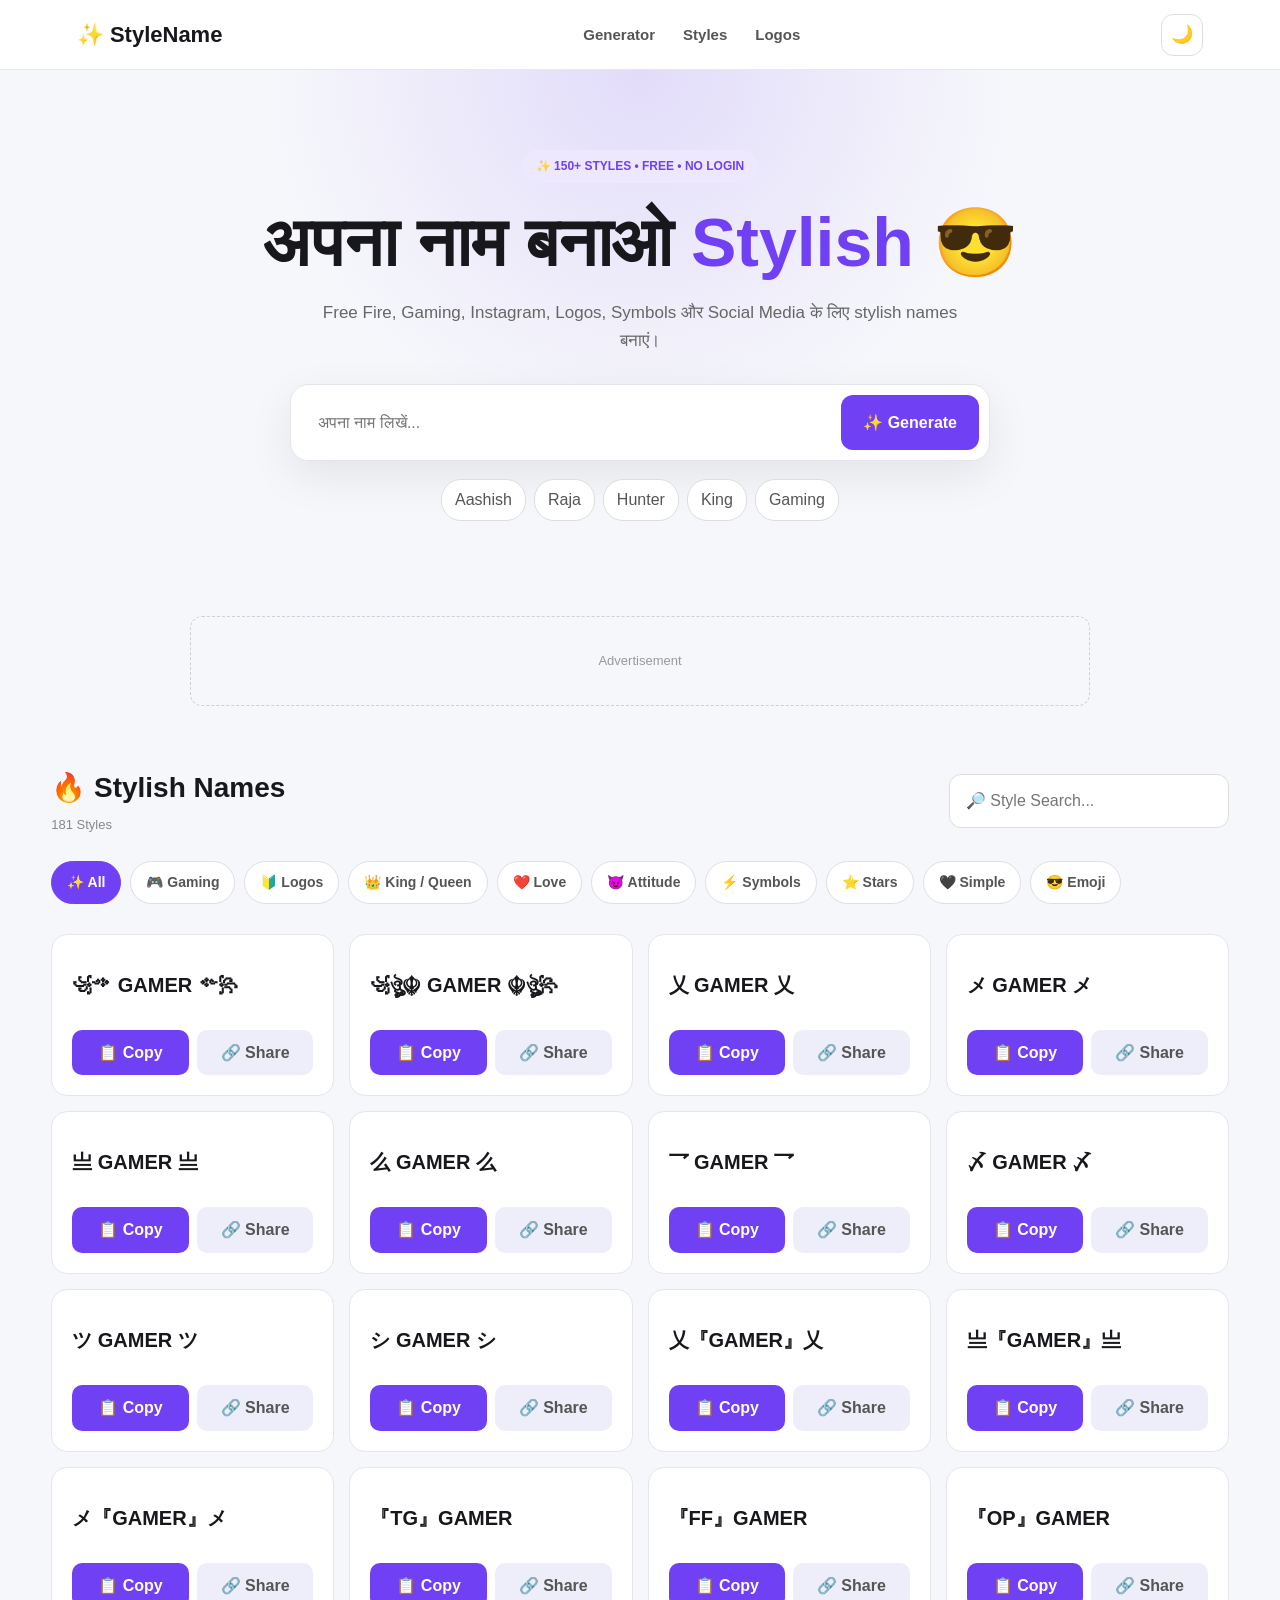
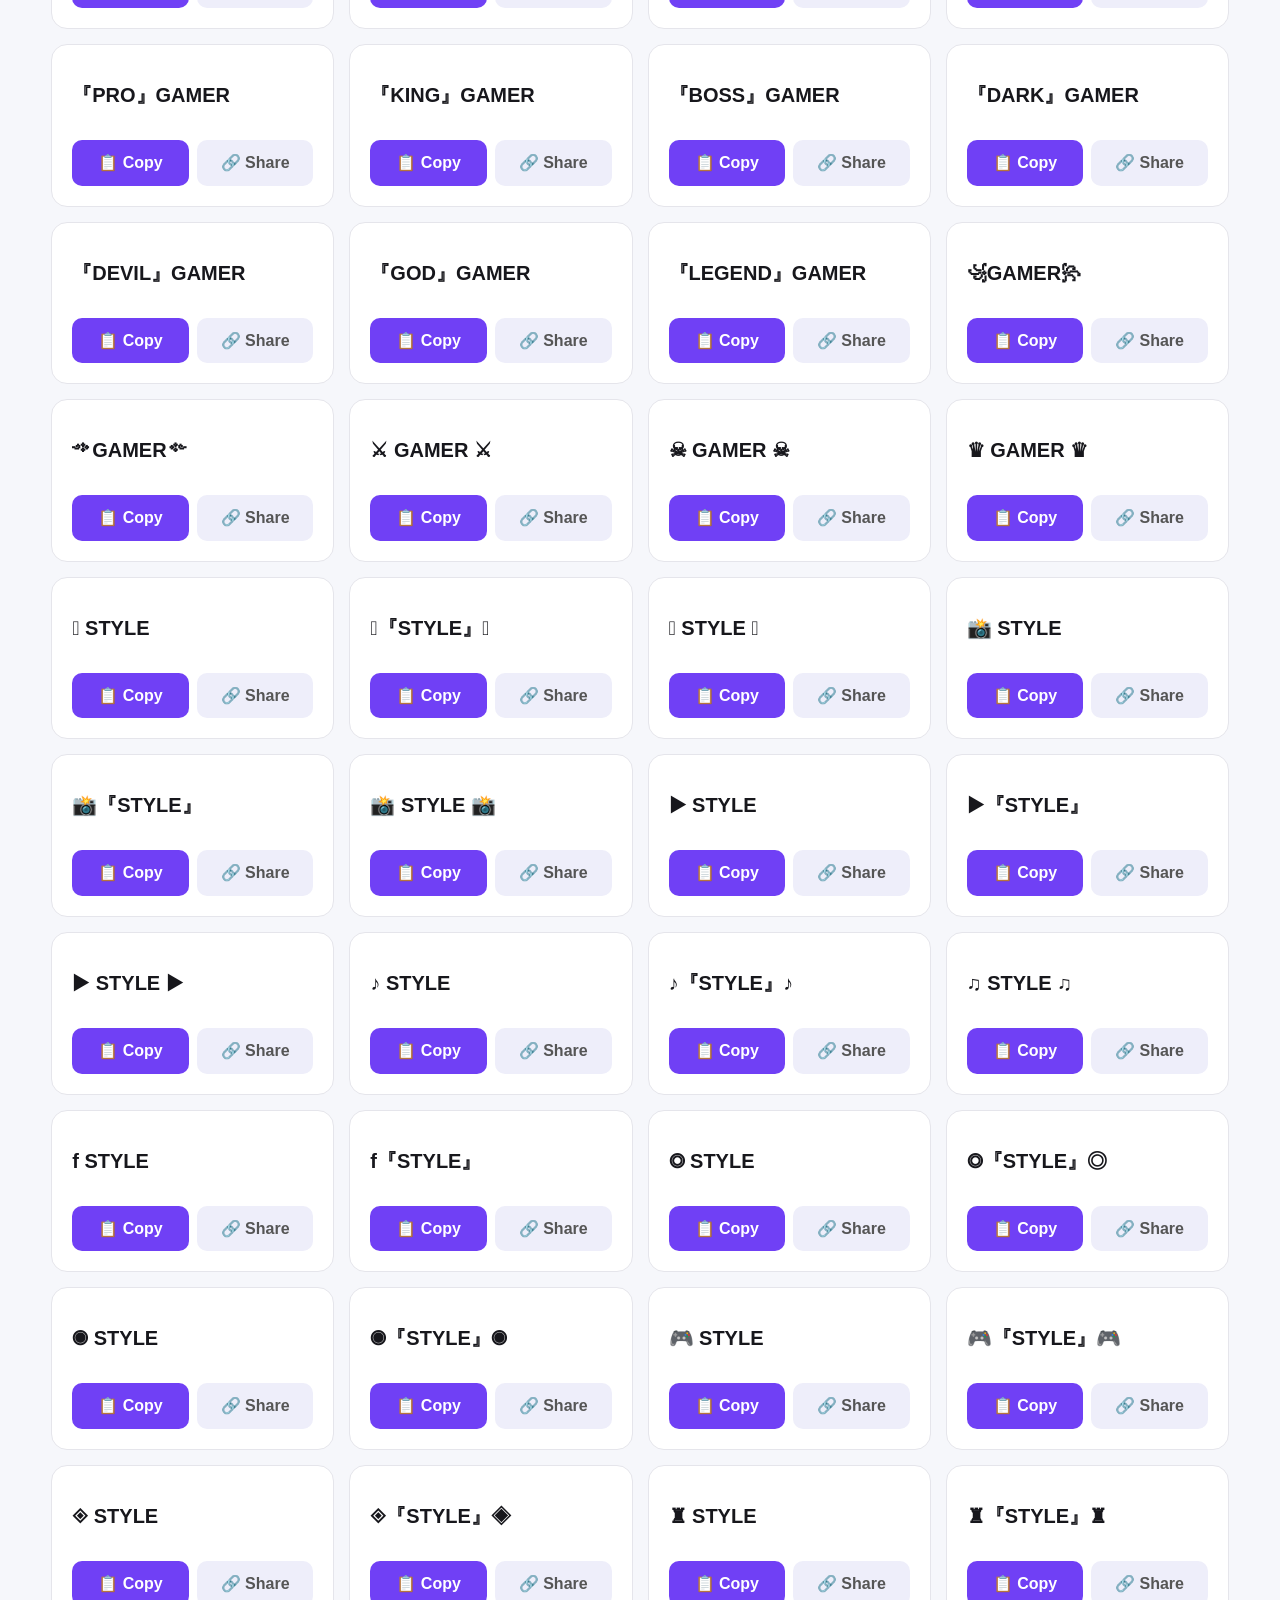
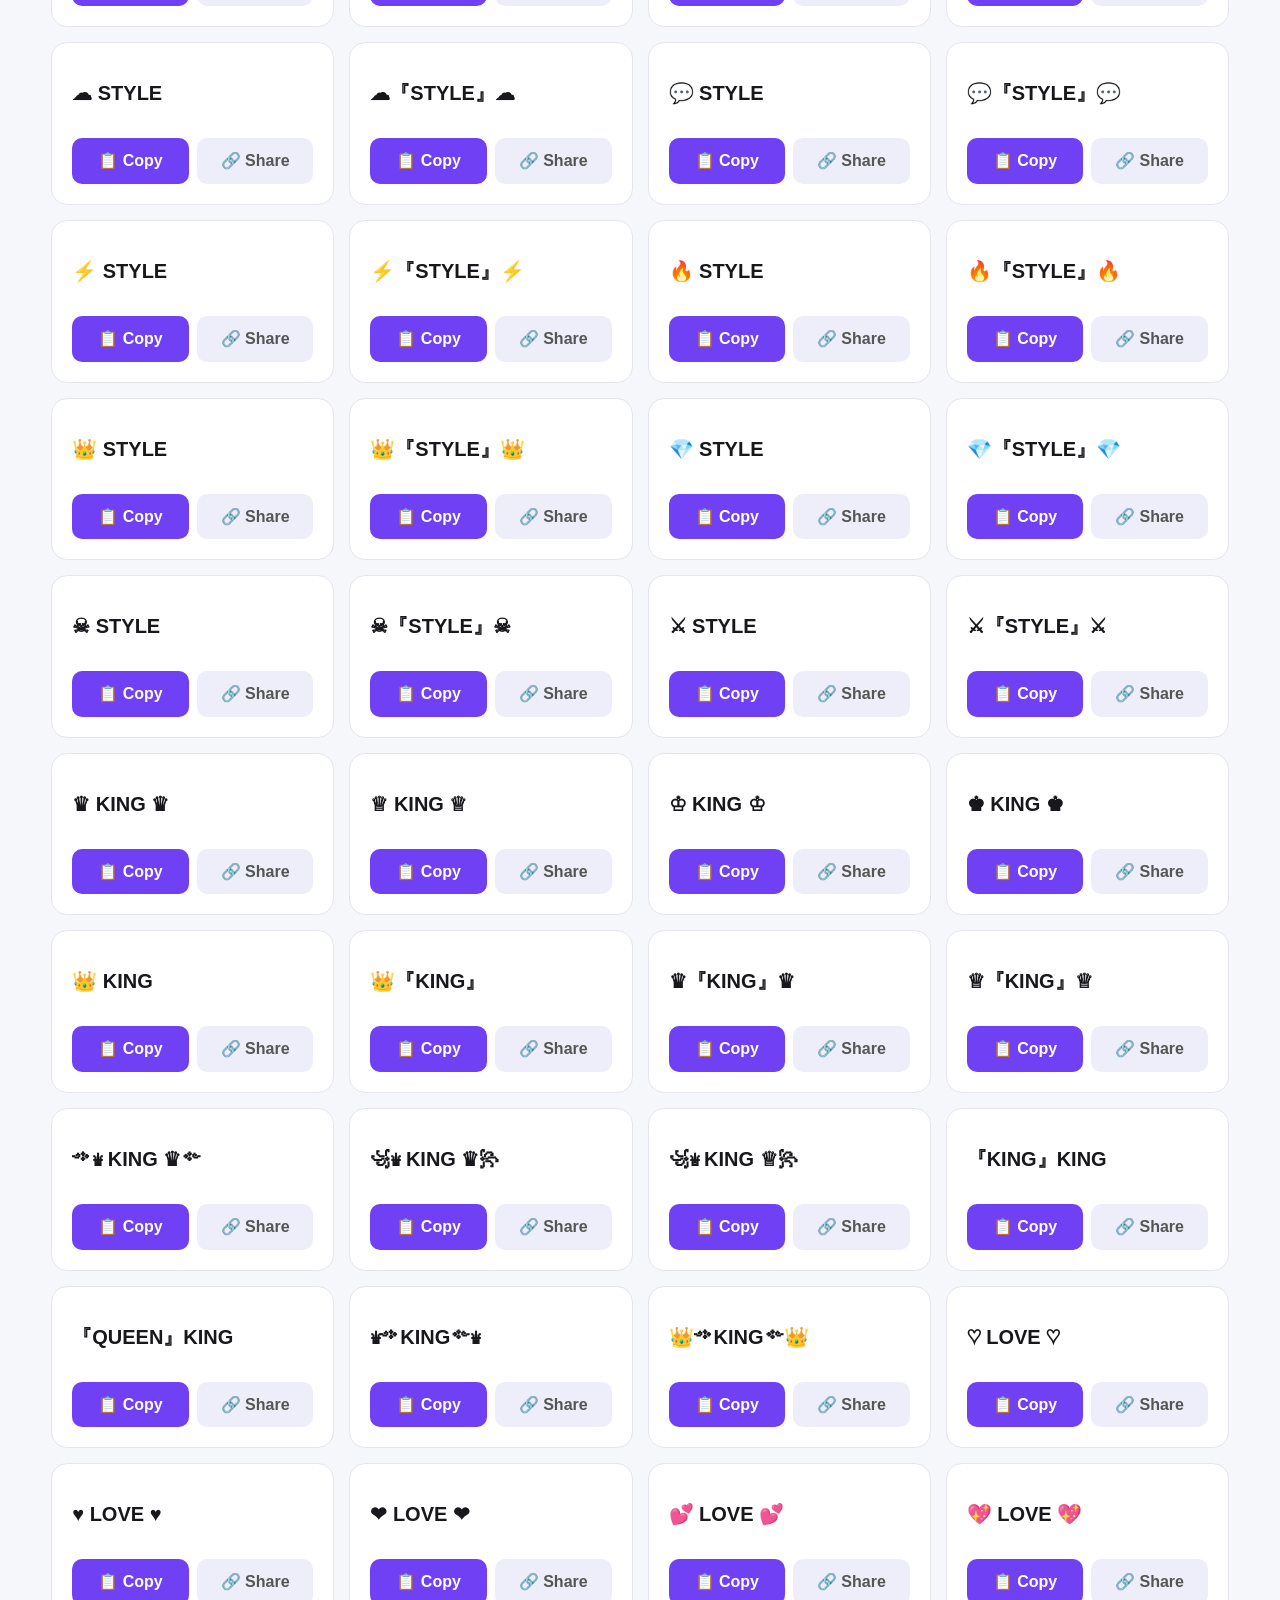
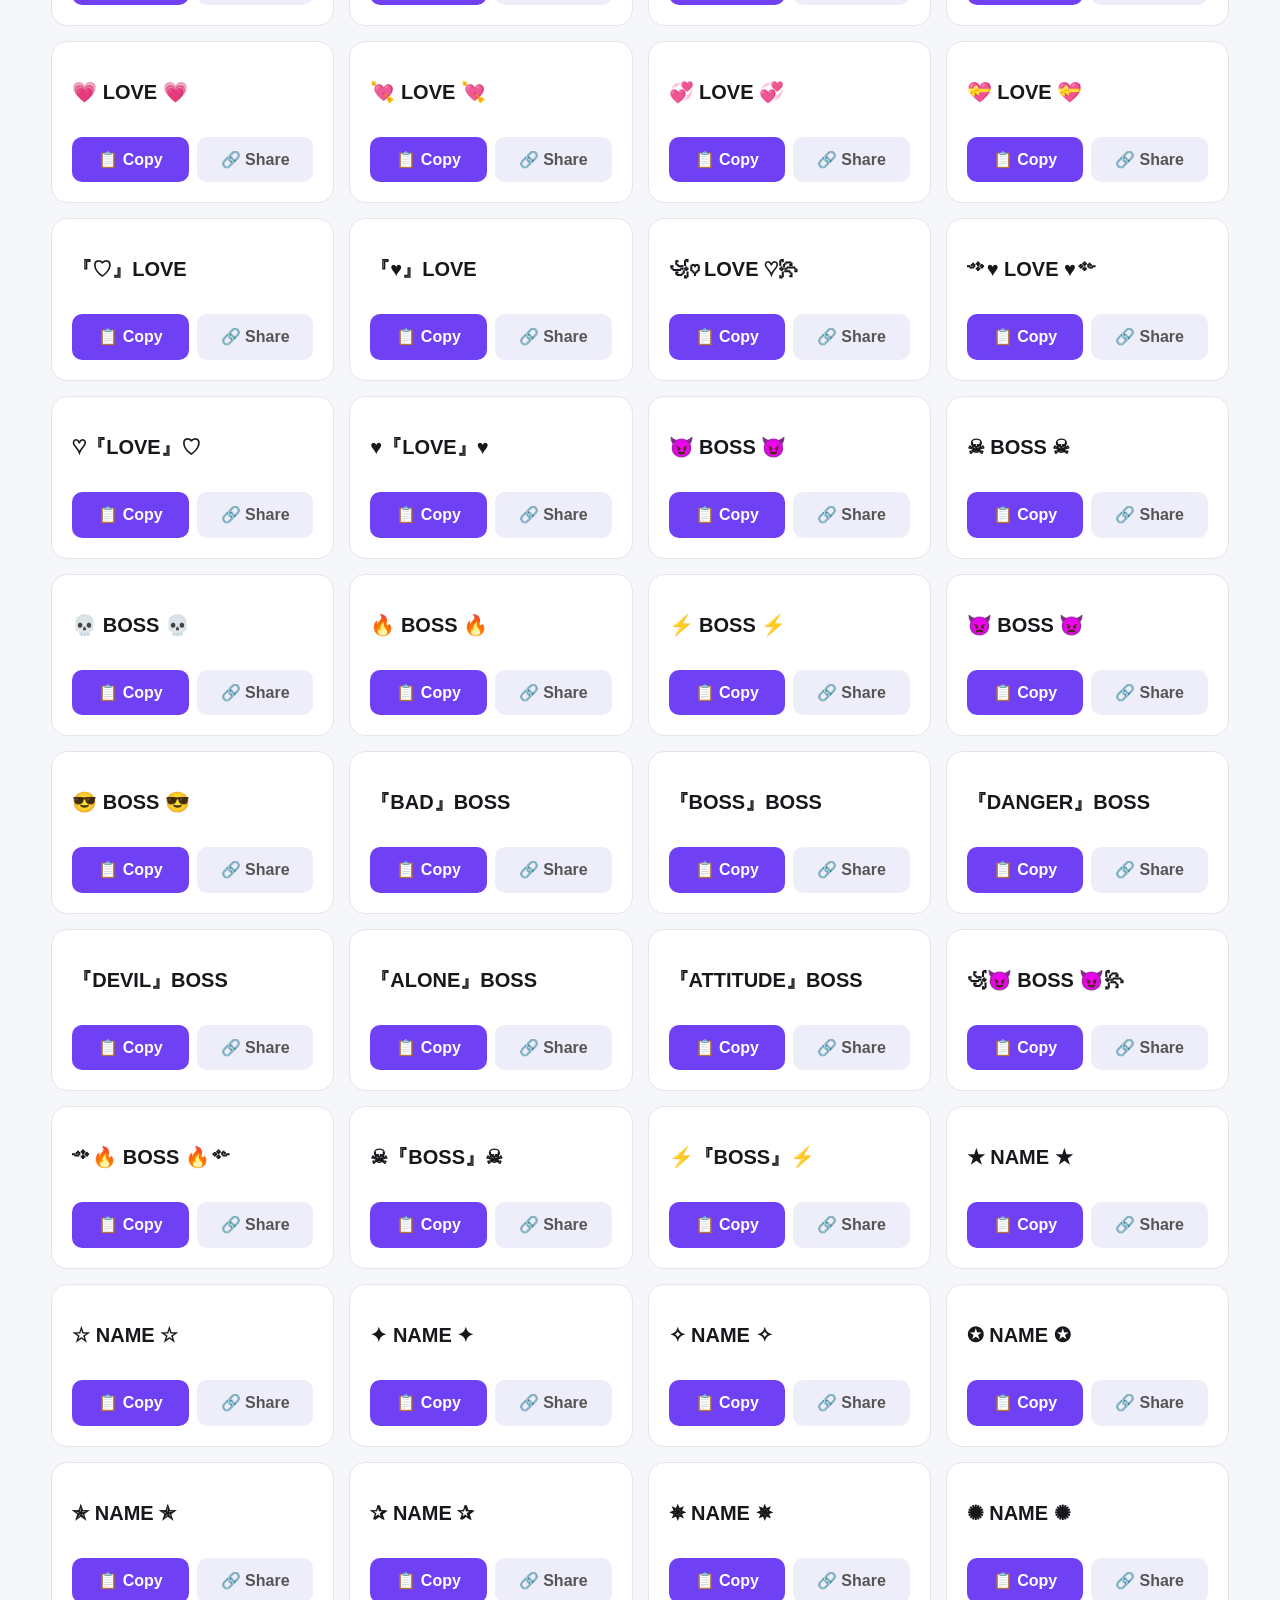
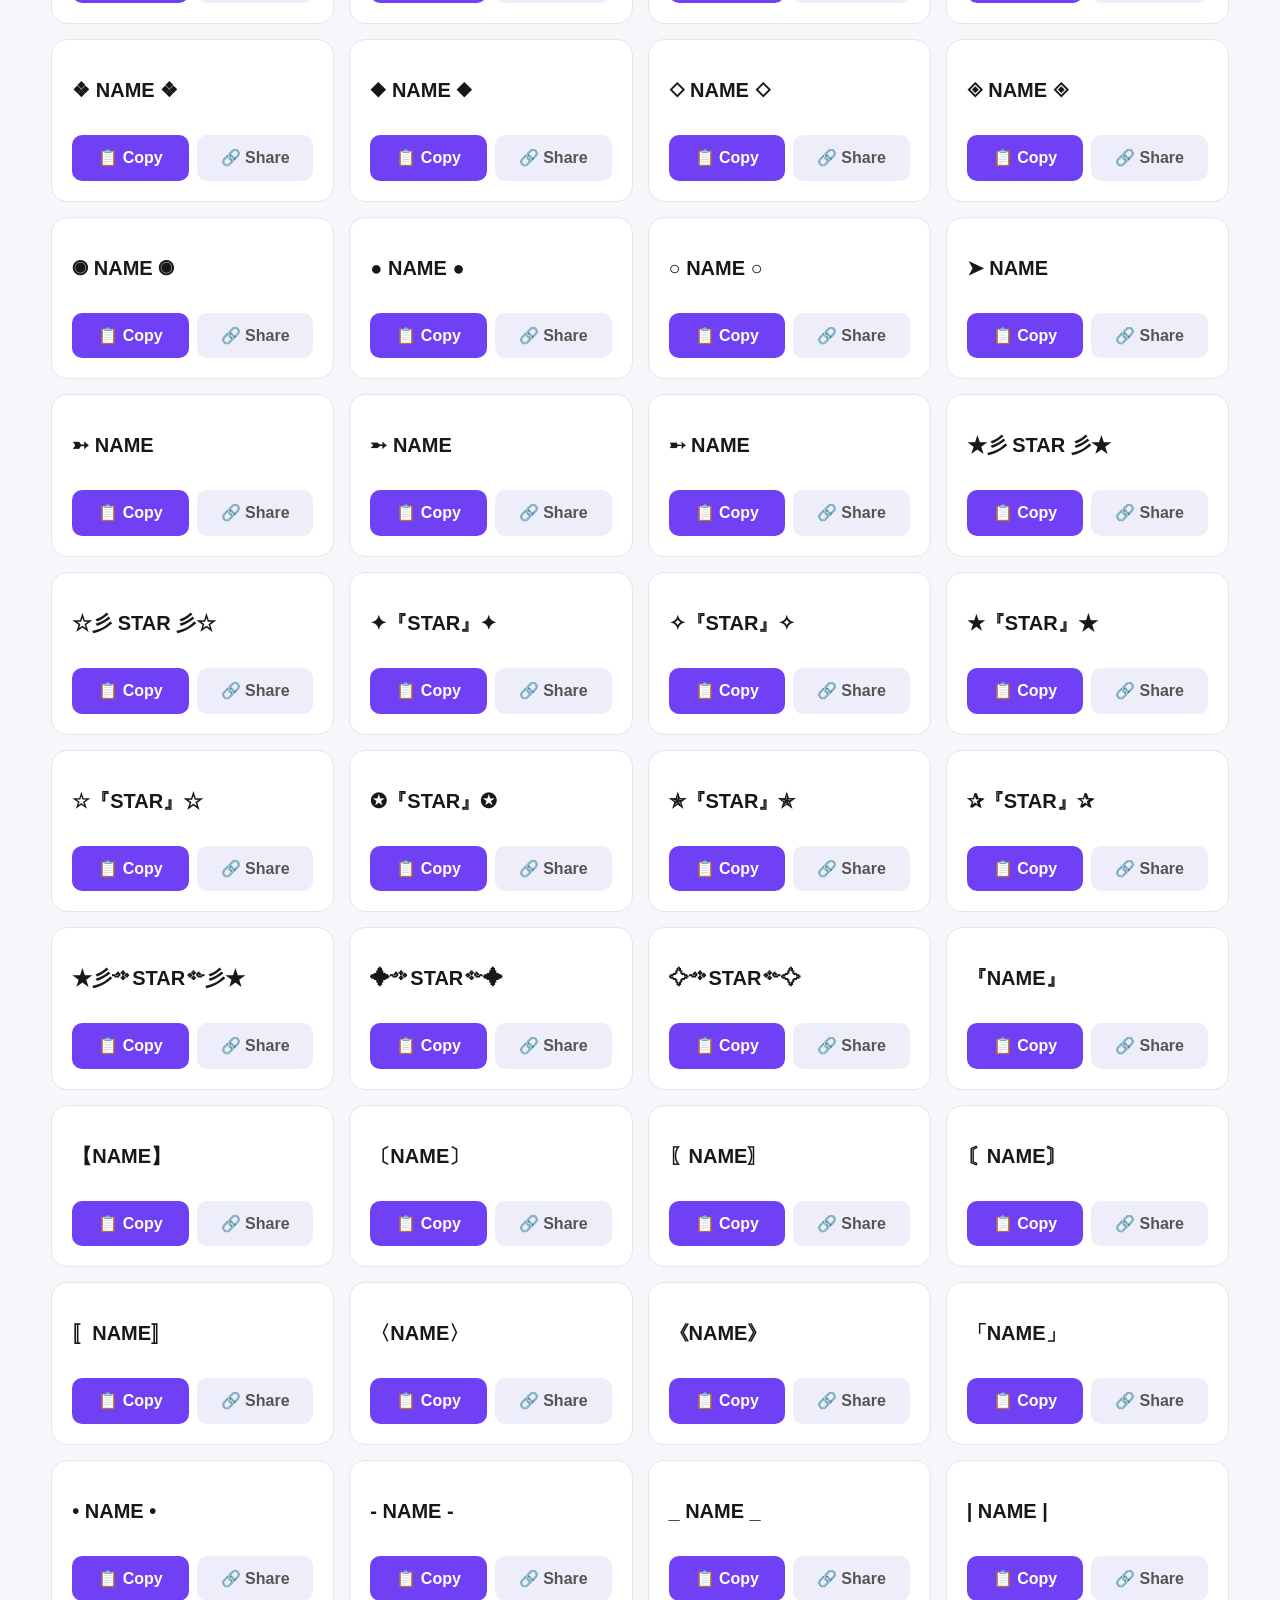
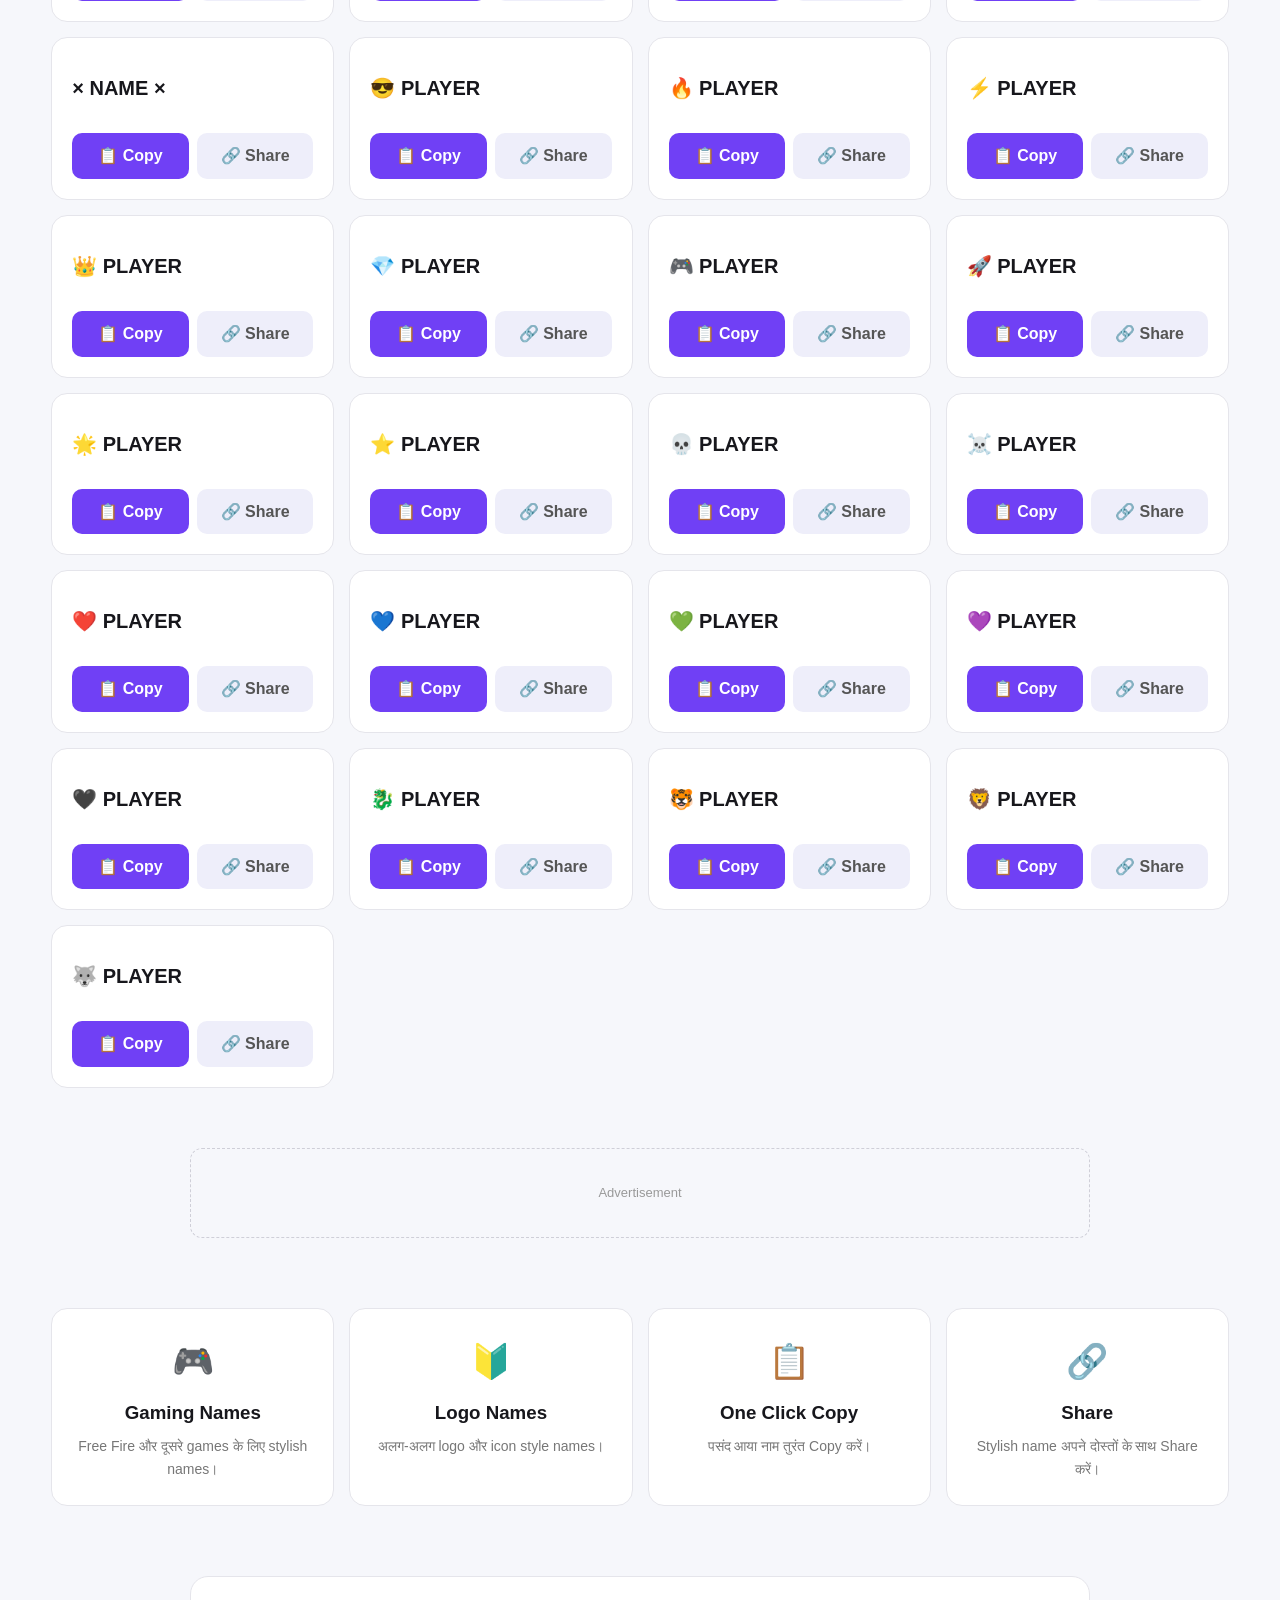
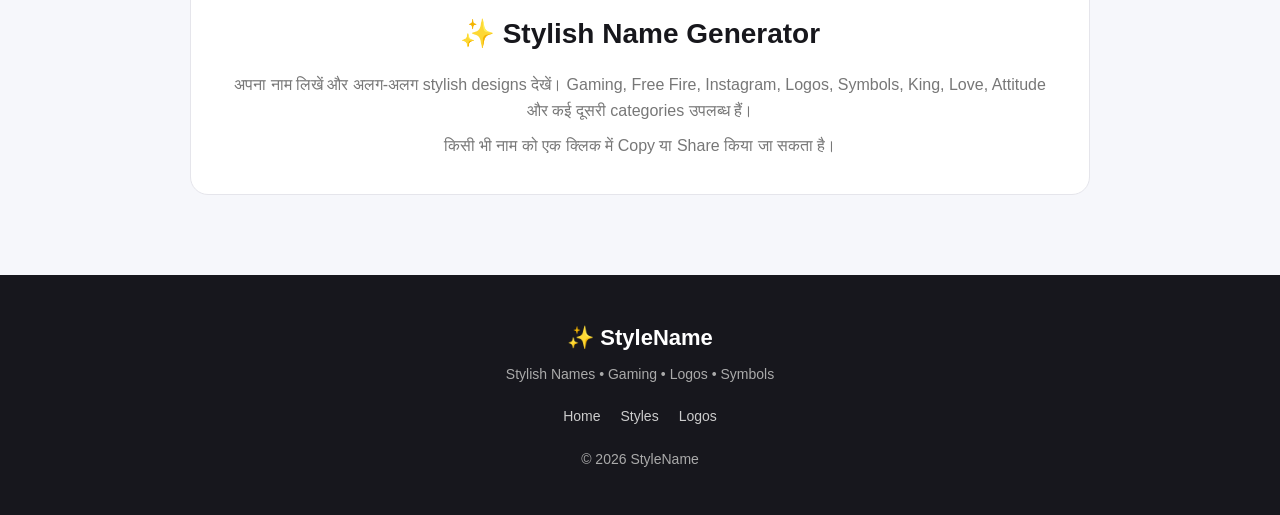
<file: index.html>
<!DOCTYPE html>
<html lang="hi">

<head>

    <meta charset="UTF-8">

    <meta
        name="viewport"
        content="width=device-width, initial-scale=1.0"
    >

    <meta
        name="description"
        content="150+ Stylish Name Generator for Gaming, Free Fire, Instagram, Logos and Social Media."
    >

    <meta
        name="theme-color"
        content="#7040f5"
    >

    <title>
        ✨ StyleName - Stylish Name Generator
    </title>

    <link
        rel="stylesheet"
        href="style.css"
    >

</head>


<body>


<!-- =========================
     HEADER
========================= -->

<header class="header">

    <div class="logo">
        ✨ StyleName
    </div>


    <nav>

        <a href="#generator">
            Generator
        </a>

        <a href="#styles">
            Styles
        </a>

        <a href="#logos">
            Logos
        </a>

    </nav>


    <button
        id="themeBtn"
        class="theme-btn"
        aria-label="Dark Mode"
    >
        🌙
    </button>

</header>



<!-- =========================
     MAIN
========================= -->

<main>


<!-- =========================
     HERO
========================= -->

<section
    class="hero"
    id="generator"
>

    <div class="badge">
        ✨ 150+ STYLES • FREE • NO LOGIN
    </div>


    <h1>

        अपना नाम बनाओ

        <span>
            Stylish
        </span>

        😎

    </h1>


    <p>

        Free Fire, Gaming, Instagram,
        Logos, Symbols और Social Media
        के लिए stylish names बनाएं।

    </p>


    <!-- NAME SEARCH / INPUT -->

    <div class="generator-box">

        <input
            type="text"
            id="nameInput"
            maxlength="30"
            placeholder="अपना नाम लिखें..."
            autocomplete="off"
        >


        <button
            id="generateBtn"
        >
            ✨ Generate
        </button>

    </div>


    <!-- QUICK NAMES -->

    <div class="quick-names">

        <button data-name="Aashish">
            Aashish
        </button>

        <button data-name="Raja">
            Raja
        </button>

        <button data-name="Hunter">
            Hunter
        </button>

        <button data-name="King">
            King
        </button>

        <button data-name="Gaming">
            Gaming
        </button>

    </div>

</section>



<!-- =========================
     AD
========================= -->

<div class="ad-box">
    Advertisement
</div>



<!-- =========================
     STYLES
========================= -->

<section id="styles">


    <div class="toolbar">


        <div>

            <h2>
                🔥 Stylish Names
            </h2>

            <span id="styleCount">
                0 Styles
            </span>

        </div>


        <input
            type="search"
            id="searchInput"
            class="search"
            placeholder="🔎 Style Search..."
            autocomplete="off"
        >

    </div>



    <!-- =========================
         CATEGORIES
    ========================= -->

    <div class="categories">


        <button
            class="category active"
            data-category="all"
        >
            ✨ All
        </button>


        <button
            class="category"
            data-category="gaming"
        >
            🎮 Gaming
        </button>


        <button
            class="category"
            data-category="logo"
            id="logos"
        >
            🔰 Logos
        </button>


        <button
            class="category"
            data-category="king"
        >
            👑 King / Queen
        </button>


        <button
            class="category"
            data-category="love"
        >
            ❤️ Love
        </button>


        <button
            class="category"
            data-category="attitude"
        >
            😈 Attitude
        </button>


        <button
            class="category"
            data-category="symbol"
        >
            ⚡ Symbols
        </button>


        <button
            class="category"
            data-category="star"
        >
            ⭐ Stars
        </button>


        <button
            class="category"
            data-category="simple"
        >
            🖤 Simple
        </button>


        <button
            class="category"
            data-category="emoji"
        >
            😎 Emoji
        </button>


    </div>



    <!-- =========================
         RESULTS
    ========================= -->

    <div
        id="results"
        class="results"
    >
    </div>


    <div
        id="noResult"
        class="no-result"
    >

        😕 कोई style नहीं मिला।

        <br>

        दूसरा नाम या category try करें।

    </div>


</section>



<!-- =========================
     AD
========================= -->

<div class="ad-box">
    Advertisement
</div>



<!-- =========================
     FEATURES
========================= -->

<section class="features">


    <div class="feature-card">

        <div class="feature-icon">
            🎮
        </div>

        <h3>
            Gaming Names
        </h3>

        <p>
            Free Fire और दूसरे games
            के लिए stylish names।
        </p>

    </div>



    <div class="feature-card">

        <div class="feature-icon">
            🔰
        </div>

        <h3>
            Logo Names
        </h3>

        <p>
            अलग-अलग logo और icon
            style names।
        </p>

    </div>



    <div class="feature-card">

        <div class="feature-icon">
            📋
        </div>

        <h3>
            One Click Copy
        </h3>

        <p>
            पसंद आया नाम तुरंत
            Copy करें।
        </p>

    </div>



    <div class="feature-card">

        <div class="feature-icon">
            🔗
        </div>

        <h3>
            Share
        </h3>

        <p>
            Stylish name अपने
            दोस्तों के साथ Share करें।
        </p>

    </div>


</section>



<!-- =========================
     INFORMATION
========================= -->

<section class="info">

    <h2>
        ✨ Stylish Name Generator
    </h2>


    <p>

        अपना नाम लिखें और अलग-अलग
        stylish designs देखें।

        Gaming, Free Fire, Instagram,
        Logos, Symbols, King, Love,
        Attitude और कई दूसरी categories
        उपलब्ध हैं।

    </p>


    <p>

        किसी भी नाम को एक क्लिक में
        Copy या Share किया जा सकता है।

    </p>

</section>



<!-- =========================
     FOOTER
========================= -->

<footer>

    <div class="footer-logo">
        ✨ StyleName
    </div>


    <p>
        Stylish Names • Gaming • Logos • Symbols
    </p>


    <div class="footer-links">

        <a href="#generator">
            Home
        </a>

        <a href="#styles">
            Styles
        </a>

        <a href="#logos">
            Logos
        </a>

    </div>


    <p class="copyright">
        © 2026 StyleName
    </p>

</footer>


</main>



<!-- =========================
     TOAST
========================= -->

<div
    id="toast"
    class="toast"
>
</div>



<script src="script.js"></script>


</body>

</html>
</file>
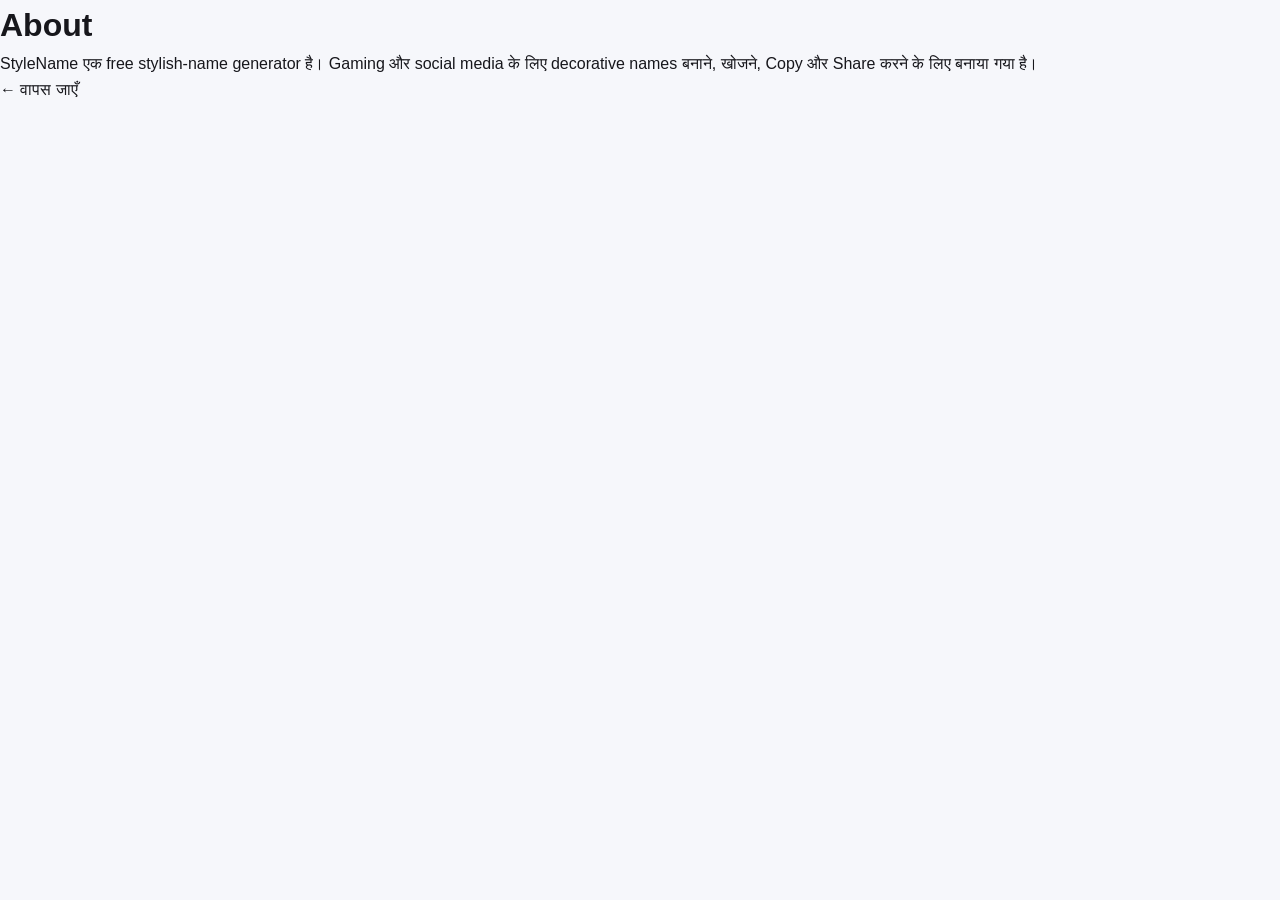
<file: about.html>
<!doctype html><html lang="hi"><head><meta charset="utf-8"><meta name="viewport" content="width=device-width,initial-scale=1"><title>About - StyleName</title><link rel="stylesheet" href="style.css"></head><body><main><div class="seo"><h1>About</h1><p>StyleName एक free stylish-name generator है। Gaming और social media के लिए decorative names बनाने, खोजने, Copy और Share करने के लिए बनाया गया है।</p><a href="index.html">← वापस जाएँ</a></div></main></body></html>
</file>
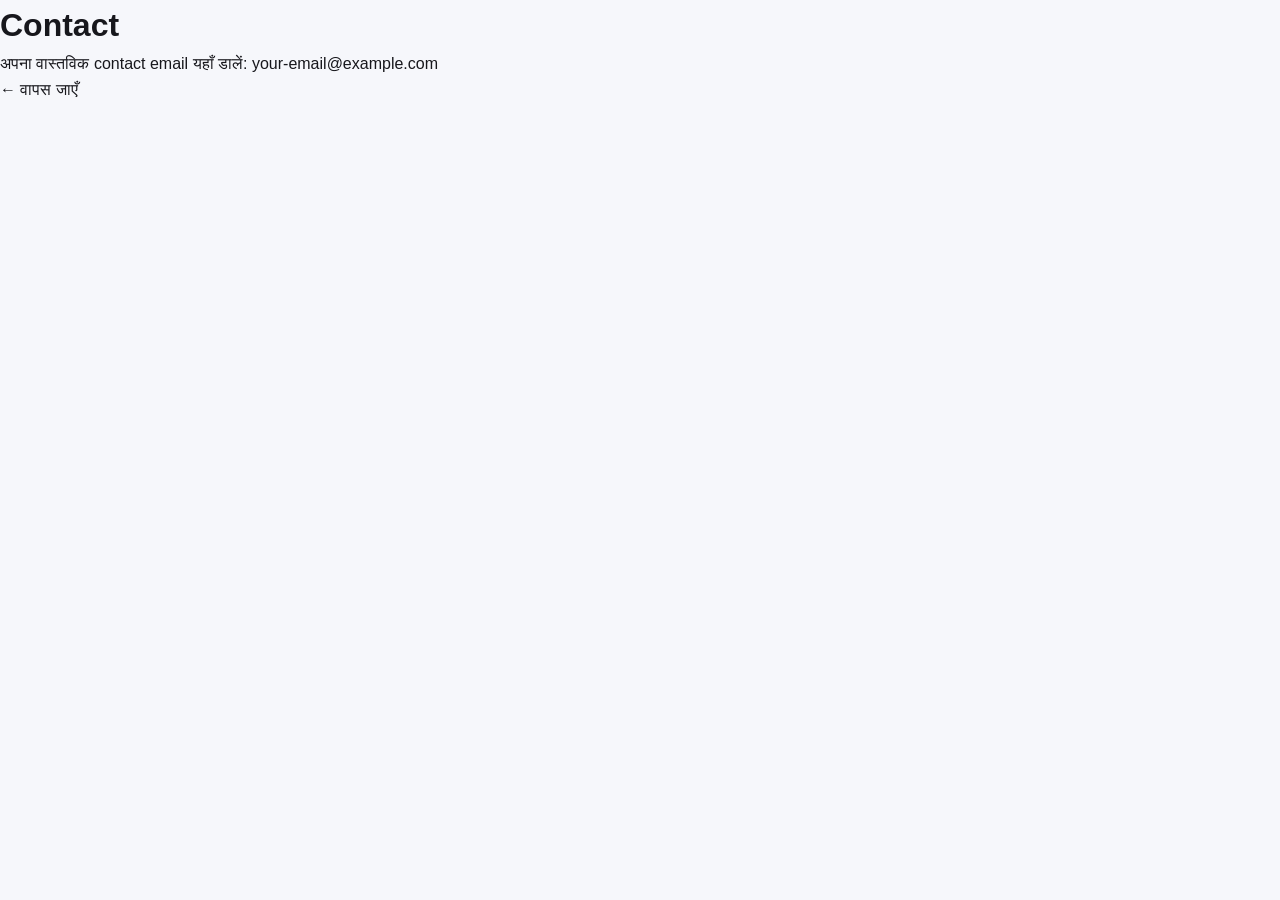
<file: contact.html>
<!doctype html><html lang="hi"><head><meta charset="utf-8"><meta name="viewport" content="width=device-width,initial-scale=1"><title>Contact - StyleName</title><link rel="stylesheet" href="style.css"></head><body><main><div class="seo"><h1>Contact</h1><p>अपना वास्तविक contact email यहाँ डालें: your-email@example.com</p><a href="index.html">← वापस जाएँ</a></div></main></body></html>
</file>
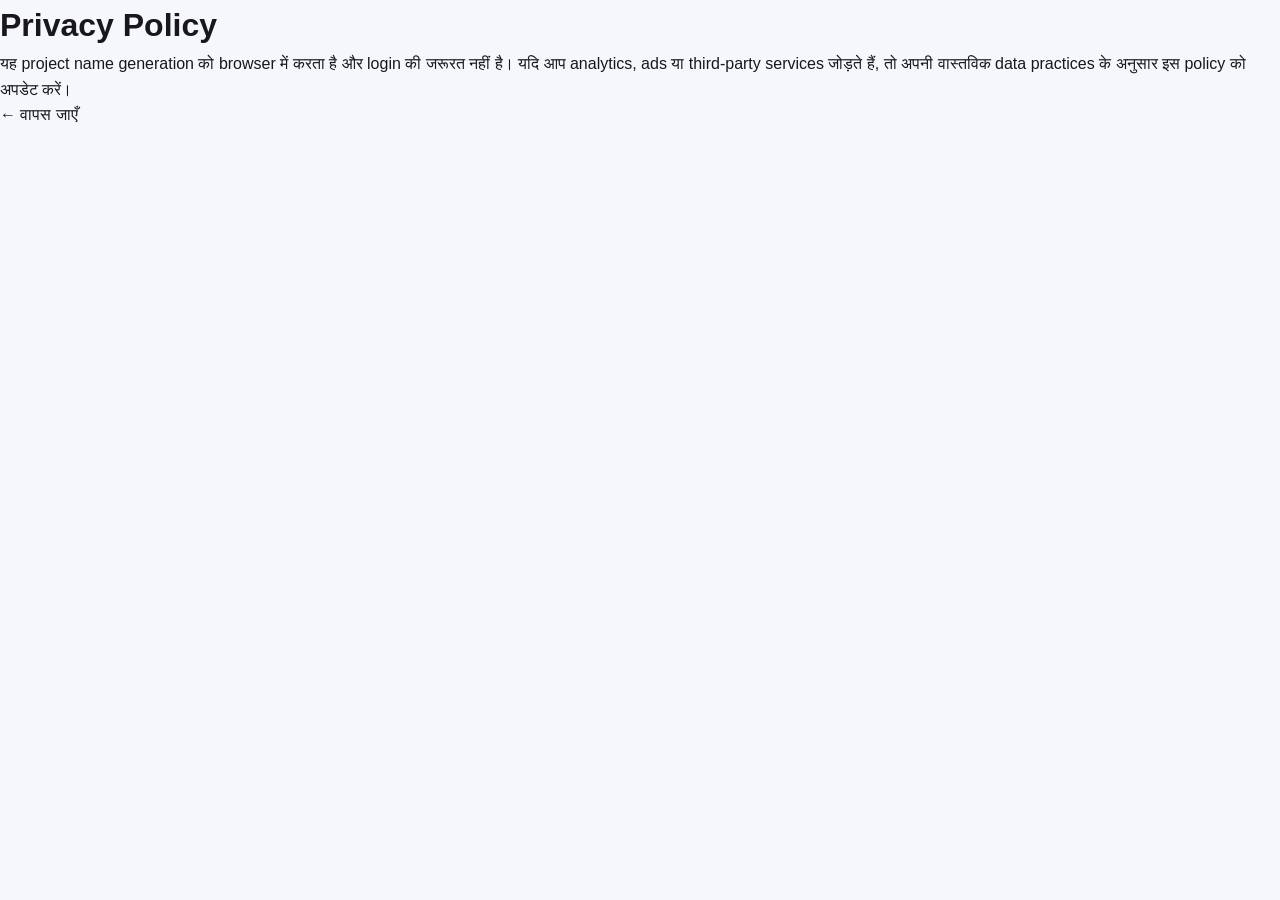
<file: privacy.html>
<!doctype html><html lang="hi"><head><meta charset="utf-8"><meta name="viewport" content="width=device-width,initial-scale=1"><title>Privacy Policy - StyleName</title><link rel="stylesheet" href="style.css"></head><body><main><div class="seo"><h1>Privacy Policy</h1><p>यह project name generation को browser में करता है और login की जरूरत नहीं है। यदि आप analytics, ads या third-party services जोड़ते हैं, तो अपनी वास्तविक data practices के अनुसार इस policy को अपडेट करें।</p><a href="index.html">← वापस जाएँ</a></div></main></body></html>
</file>
<file: style.css>
/* =========================
   GLOBAL
========================= */

* {
    margin: 0;
    padding: 0;
    box-sizing: border-box;
}

html {
    scroll-behavior: smooth;
}

body {
    font-family: Arial, Helvetica, sans-serif;
    background: #f6f7fb;
    color: #17171c;
    line-height: 1.6;
    transition: 0.3s;
}

button,
input {
    font: inherit;
}

button {
    cursor: pointer;
}

a {
    text-decoration: none;
    color: inherit;
}


/* =========================
   DARK MODE
========================= */

body.dark {
    background: #111218;
    color: #f5f5f5;
}

body.dark .header {
    background: #181922;
    border-bottom-color: #292a35;
}

body.dark .generator-box,
body.dark .feature-card,
body.dark .info,
body.dark .result-card {
    background: #1b1c25;
    border-color: #2b2c37;
}

body.dark .search,
body.dark #nameInput {
    background: #15161d;
    color: white;
    border-color: #343541;
}

body.dark .category {
    background: #1b1c25;
    color: #ddd;
    border-color: #343541;
}

body.dark .quick-names button {
    background: #1b1c25;
    color: #ddd;
    border-color: #343541;
}


/* =========================
   HEADER
========================= */

.header {
    position: sticky;
    top: 0;
    z-index: 1000;

    height: 70px;

    display: flex;
    align-items: center;
    justify-content: space-between;

    padding: 0 6%;

    background: rgba(255, 255, 255, 0.95);
    backdrop-filter: blur(12px);

    border-bottom: 1px solid #e8e8ee;
}

.logo {
    font-size: 22px;
    font-weight: 800;
}

.header nav {
    display: flex;
    gap: 28px;
}

.header nav a {
    font-size: 15px;
    font-weight: 600;
    color: #555;
    transition: 0.2s;
}

.header nav a:hover {
    color: #7040f5;
}

.theme-btn {
    width: 42px;
    height: 42px;

    border: 1px solid #ddd;
    border-radius: 12px;

    background: white;

    font-size: 18px;
}


/* =========================
   HERO
========================= */

.hero {
    text-align: center;

    padding: 80px 20px 70px;

    background:
        radial-gradient(
            circle at top,
            rgba(112, 64, 245, 0.15),
            transparent 45%
        );
}

.badge {
    display: inline-block;

    padding: 7px 14px;

    border-radius: 30px;

    background: #eee8ff;
    color: #7040f5;

    font-size: 12px;
    font-weight: 800;

    margin-bottom: 20px;
}

.hero h1 {
    font-size: clamp(38px, 6vw, 68px);
    line-height: 1.15;
    font-weight: 900;
}

.hero h1 span {
    color: #7040f5;
}

.hero p {
    max-width: 650px;

    margin: 18px auto 30px;

    color: #666;
    font-size: 17px;
}


/* =========================
   GENERATOR BOX
========================= */

.generator-box {
    max-width: 700px;

    margin: auto;

    padding: 10px;

    display: flex;
    gap: 10px;

    background: white;

    border: 1px solid #e4e4eb;
    border-radius: 18px;

    box-shadow:
        0 15px 45px rgba(0, 0, 0, 0.08);
}

#nameInput {
    flex: 1;

    min-width: 0;

    padding: 15px 17px;

    border: none;
    outline: none;

    background: transparent;

    font-size: 16px;
}

#generateBtn {
    padding: 13px 22px;

    border: none;
    border-radius: 12px;

    background: #7040f5;
    color: white;

    font-weight: 700;

    transition: 0.2s;
}

#generateBtn:hover {
    transform: translateY(-2px);
    background: #6030e5;
}


/* =========================
   QUICK NAMES
========================= */

.quick-names {
    display: flex;
    justify-content: center;
    flex-wrap: wrap;

    gap: 8px;

    margin-top: 18px;
}

.quick-names button {
    padding: 7px 13px;

    border: 1px solid #ddd;
    border-radius: 20px;

    background: white;

    color: #555;

    transition: 0.2s;
}

.quick-names button:hover {
    border-color: #7040f5;
    color: #7040f5;
}


/* =========================
   AD
========================= */

.ad-box {
    width: min(92%, 900px);
    min-height: 90px;

    margin: 25px auto;

    display: flex;
    align-items: center;
    justify-content: center;

    border: 1px dashed #cfcfd8;
    border-radius: 12px;

    color: #999;

    font-size: 13px;
}


/* =========================
   MAIN STYLE SECTION
========================= */

#styles {
    width: min(1200px, 92%);

    margin: 60px auto;
}

.toolbar {
    display: flex;
    justify-content: space-between;
    align-items: center;

    gap: 20px;

    margin-bottom: 25px;
}

.toolbar h2 {
    font-size: 28px;
}

#styleCount {
    color: #888;
    font-size: 13px;
}


/* =========================
   SEARCH
========================= */

.search {
    width: 280px;

    padding: 13px 16px;

    border: 1px solid #ddd;
    border-radius: 12px;

    outline: none;

    background: white;

    transition: 0.2s;
}

.search:focus {
    border-color: #7040f5;
    box-shadow: 0 0 0 3px rgba(112, 64, 245, 0.1);
}


/* =========================
   CATEGORIES
========================= */

.categories {
    display: flex;
    flex-wrap: wrap;

    gap: 9px;

    margin-bottom: 30px;
}

.category {
    padding: 9px 15px;

    border: 1px solid #dedee7;
    border-radius: 30px;

    background: white;

    color: #555;

    font-size: 14px;
    font-weight: 600;

    transition: 0.2s;
}

.category:hover {
    border-color: #7040f5;
    color: #7040f5;
}

.category.active {
    background: #7040f5;
    border-color: #7040f5;
    color: white;
}


/* =========================
   RESULTS
========================= */

.results {
    display: grid;

    grid-template-columns:
        repeat(auto-fit, minmax(280px, 1fr));

    gap: 15px;
}

.result-card {
    position: relative;

    padding: 20px;

    background: white;

    border: 1px solid #e5e5eb;
    border-radius: 16px;

    transition: 0.2s;

    overflow: hidden;
}

.result-card:hover {
    transform: translateY(-3px);

    border-color: #7040f5;

    box-shadow:
        0 12px 35px rgba(0, 0, 0, 0.08);
}

.result-name {
    min-height: 60px;

    display: flex;
    align-items: center;

    word-break: break-word;

    font-size: 20px;
    font-weight: 700;

    margin-bottom: 15px;
}


/* =========================
   RESULT BUTTONS
========================= */

.result-actions {
    display: flex;
    gap: 8px;
}

.copy-btn,
.share-btn {
    flex: 1;

    padding: 10px;

    border: none;
    border-radius: 10px;

    font-weight: 700;

    transition: 0.2s;
}

.copy-btn {
    background: #7040f5;
    color: white;
}

.copy-btn:hover {
    background: #6030e5;
}

.share-btn {
    background: #eeeefa;
    color: #555;
}

.share-btn:hover {
    background: #e3e2f5;
}


/* =========================
   NO RESULT
========================= */

.no-result {
    display: none;

    text-align: center;

    padding: 50px 20px;

    color: #888;

    font-size: 16px;
}


/* =========================
   FEATURES
========================= */

.features {
    width: min(1200px, 92%);

    margin: 70px auto;

    display: grid;

    grid-template-columns:
        repeat(4, 1fr);

    gap: 15px;
}

.feature-card {
    padding: 25px;

    background: white;

    border: 1px solid #e5e5eb;
    border-radius: 16px;

    text-align: center;

    transition: 0.2s;
}

.feature-card:hover {
    transform: translateY(-4px);

    box-shadow:
        0 12px 30px rgba(0, 0, 0, 0.07);
}

.feature-icon {
    font-size: 34px;

    margin-bottom: 10px;
}

.feature-card h3 {
    margin-bottom: 7px;
}

.feature-card p {
    color: #777;

    font-size: 14px;
}


/* =========================
   INFO
========================= */

.info {
    width: min(900px, 92%);

    margin: 70px auto;

    padding: 35px;

    background: white;

    border: 1px solid #e5e5eb;
    border-radius: 18px;

    text-align: center;
}

.info h2 {
    margin-bottom: 15px;

    font-size: 28px;
}

.info p {
    margin-top: 10px;

    color: #777;
}


/* =========================
   FOOTER
========================= */

footer {
    margin-top: 80px;

    padding: 45px 20px;

    text-align: center;

    background: #17171d;

    color: white;
}

.footer-logo {
    font-size: 22px;
    font-weight: 800;

    margin-bottom: 8px;
}

footer p {
    color: #aaa;
    font-size: 14px;
}

.footer-links {
    display: flex;
    justify-content: center;

    gap: 20px;

    margin: 20px 0;
}

.footer-links a {
    color: #ccc;

    font-size: 14px;
}

.footer-links a:hover {
    color: white;
}

.copyright {
    margin-top: 15px;
}


/* =========================
   TOAST
========================= */

.toast {
    position: fixed;

    left: 50%;
    bottom: 25px;

    transform:
        translate(-50%, 100px);

    padding: 12px 18px;

    background: #17171d;
    color: white;

    border-radius: 10px;

    font-size: 14px;

    opacity: 0;

    pointer-events: none;

    transition: 0.3s;

    z-index: 9999;
}

.toast.show {
    transform:
        translate(-50%, 0);

    opacity: 1;
}


/* =========================
   MOBILE
========================= */

@media (max-width: 800px) {

    .header {
        padding: 0 4%;
    }

    .header nav {
        display: none;
    }

    .hero {
        padding: 60px 15px 50px;
    }

    .hero h1 {
        font-size: 40px;
    }

    .hero p {
        font-size: 15px;
    }

    .generator-box {
        flex-direction: column;
    }

    #generateBtn {
        width: 100%;
    }

    .toolbar {
        flex-direction: column;
        align-items: stretch;
    }

    .search {
        width: 100%;
    }

    .features {
        grid-template-columns:
            repeat(2, 1fr);
    }

}


/* =========================
   SMALL MOBILE
========================= */

@media (max-width: 500px) {

    .hero h1 {
        font-size: 34px;
    }

    .categories {
        gap: 7px;
    }

    .category {
        padding: 8px 11px;
        font-size: 13px;
    }

    .results {
        grid-template-columns: 1fr;
    }

    .features {
        grid-template-columns: 1fr;
    }

    .info {
        padding: 25px 18px;
    }

    .footer-links {
        flex-wrap: wrap;
    }

}
</file>
